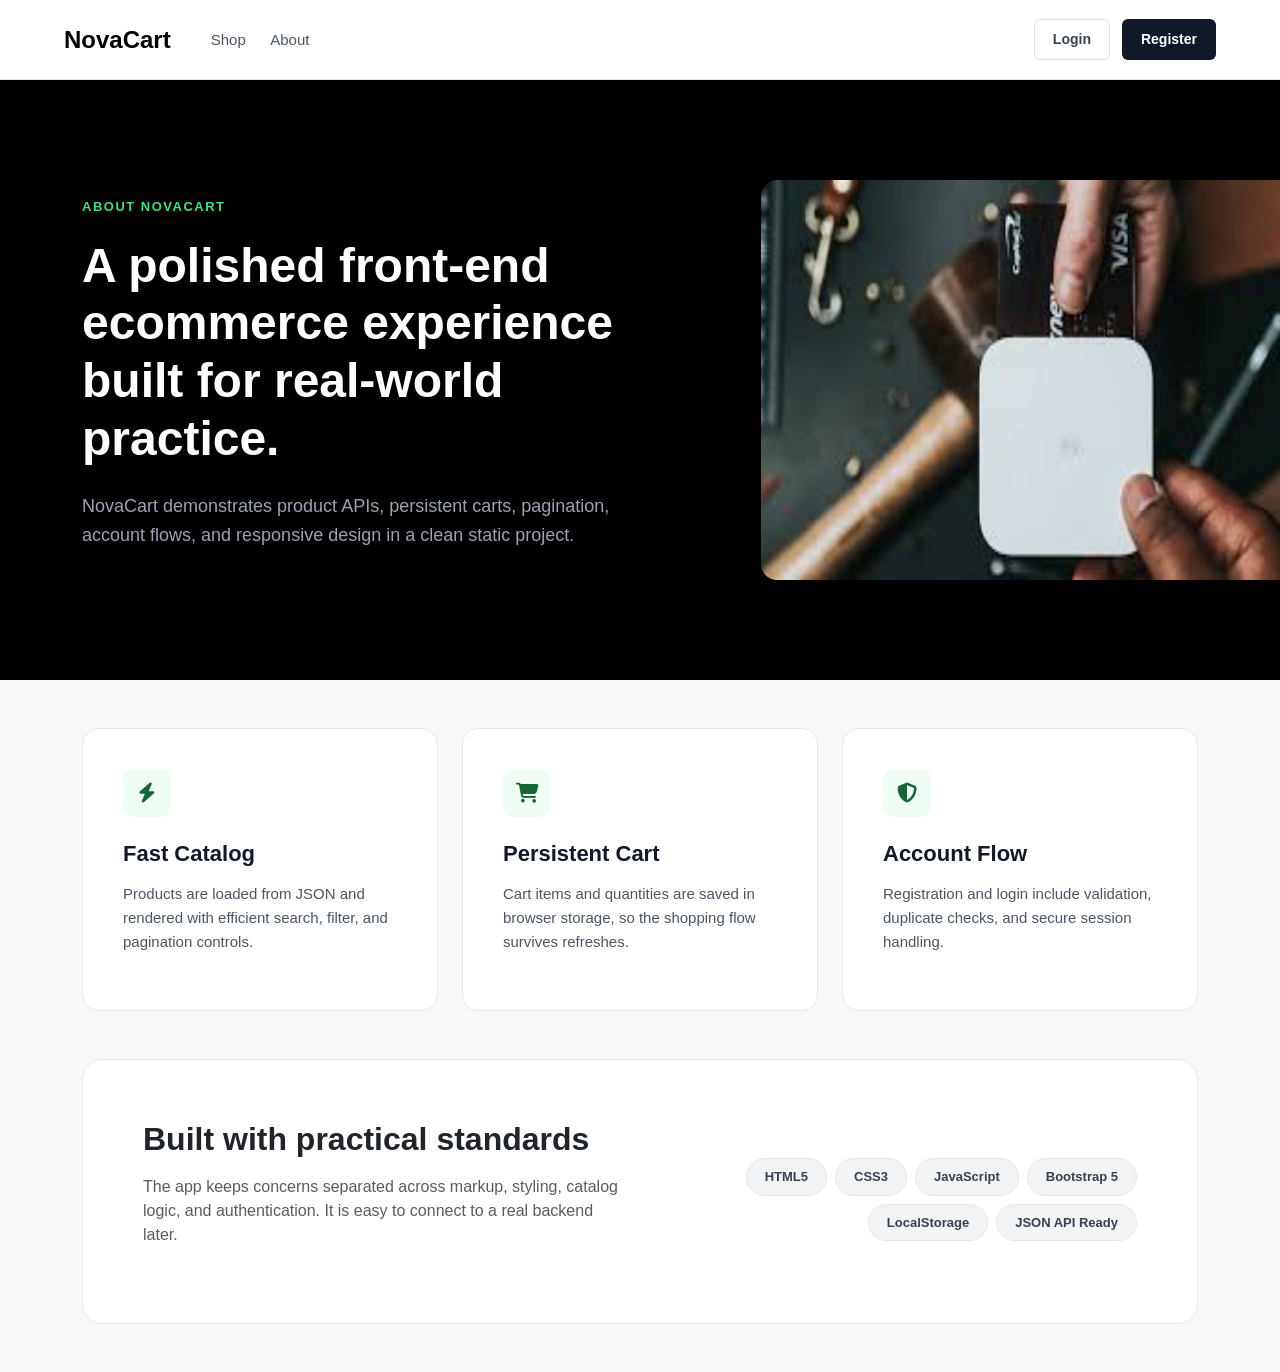
<file: about.html>
<!DOCTYPE html>
<html lang="en">
<head>
    <meta charset="UTF-8">
    <meta name="viewport" content="width=device-width, initial-scale=1.0">
    <title>About NovaCart | Portfolio Project</title>
    
    <link href="https://cdn.jsdelivr.net/npm/bootstrap@5.3.3/dist/css/bootstrap.min.css" rel="stylesheet">
    <link rel="stylesheet" href="https://cdnjs.cloudflare.com/ajax/libs/font-awesome/6.5.1/css/all.min.css"/>
    <link rel="stylesheet" href="css/about.css">
</head>
<body>
    <nav>
    <div class="nav-left">
      <div class="logo">NovaCart</div>
      <div class="nav-links">
        <a href="index.html">Shop</a>
        <a href="about.html">About</a>
      </div>
    </div>
    <div class="nav-right">    
      <button class="btn login-btn" onclick="login()">Login</button>
      <button class="btn register-btn" onclick="register()">Register</button>
    </div>
  </nav>

    <section class="about-hero">
        <div class="container">
            <div class="row align-items-center g-5">
                <div class="col-lg-7">
                    <p class="hero-label">ABOUT NOVACART</p>
                    <h1 class="hero-title">A polished front-end ecommerce experience built for real-world practice.</h1>
                    <p class="hero-text">
                        NovaCart demonstrates product APIs, persistent carts, pagination, account flows, and responsive design in a clean static project.
                    </p>
                </div>
                <div class="col-lg-5">
                    <img src="about.jpg" 
                         class="hero-image" alt="about-img">
                </div>
            </div>
        </div>
    </section>

    <section class="py-5 bg-light">
        <div class="container">
            <div class="row g-4">
                <div class="col-md-4">
                    <div class="feature-card">
                        <div class="feature-icon"><i class="fa-solid fa-bolt"></i></div>
                        <h3>Fast Catalog</h3>
                        <p>Products are loaded from JSON and rendered with efficient search, filter, and pagination controls.</p>
                    </div>
                </div>
                <div class="col-md-4">
                    <div class="feature-card">
                        <div class="feature-icon"><i class="fa-solid fa-cart-shopping"></i></div>
                        <h3>Persistent Cart</h3>
                        <p>Cart items and quantities are saved in browser storage, so the shopping flow survives refreshes.</p>
                    </div>
                </div>
                <div class="col-md-4">
                    <div class="feature-card">
                        <div class="feature-icon"><i class="fa-solid fa-shield-halved"></i></div>
                        <h3>Account Flow</h3>
                        <p>Registration and login include validation, duplicate checks, and secure session handling.</p>
                    </div>
                </div>
            </div>

            <div class="info-box mt-5">
                <div class="row align-items-center">
                    <div class="col-lg-6">
                        <h2 class="fw-bold mb-3">Built with practical standards</h2>
                        <p class="text-muted">
                            The app keeps concerns separated across markup, styling, catalog logic, and authentication. It is easy to connect to a real backend later.
                        </p>
                    </div>
                    <div class="col-lg-6">
                        <div class="d-flex flex-wrap gap-2 justify-content-lg-end mt-3">
                            <span class="tech-pill">HTML5</span>
                            <span class="tech-pill">CSS3</span>
                            <span class="tech-pill">JavaScript</span>
                            <span class="tech-pill">Bootstrap 5</span>
                            <span class="tech-pill">LocalStorage</span>
                            <span class="tech-pill">JSON API Ready</span>
                        </div>
                    </div>
                </div>
            </div>
        </div>
    </section>
    <script src="js/about.js"></script>

</body>
</html>
</file>
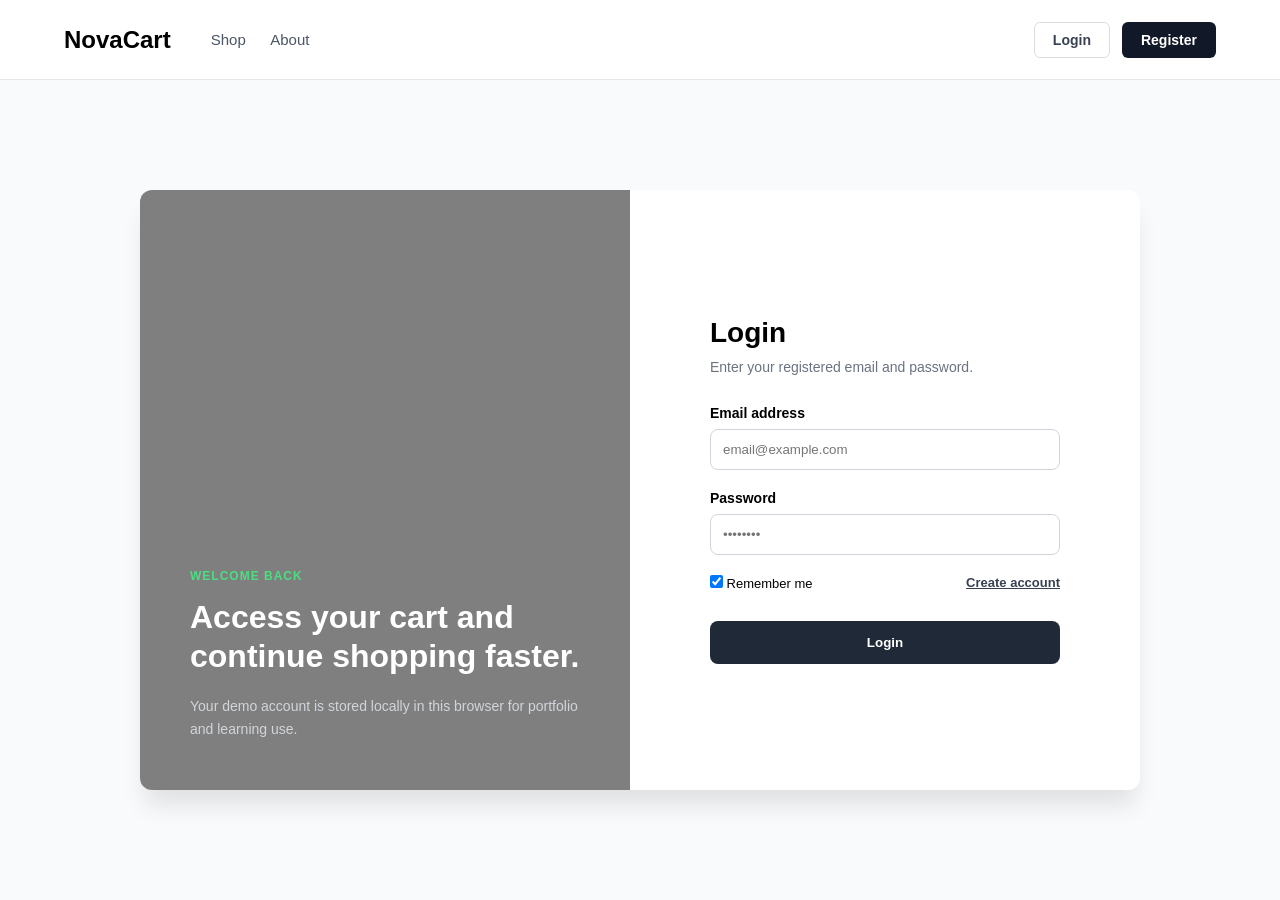
<file: login.html>
<!DOCTYPE html>
<html lang="en">
<head>
    <meta charset="UTF-8">
    <meta name="viewport" content="width=device-width, initial-scale=1.0">
    <title>Login | NovaCart</title>
    <link rel="stylesheet" href="css/login.css">
</head>
<body>
    <nav>
    <div class="nav-left">
      <div class="logo">NovaCart</div>
      <div class="nav-links">
        <a href="index.html">Shop</a>
        <a href="about.html">About</a>
      </div>
    </div>
    <div class="nav-right">    
      <button class="btn login-btn" onclick="login()">Login</button>
      <button class="btn register-btn" onclick="register()">Register</button>
    </div>
  </nav>

    <main class="main-wrapper">
        <section class="login-card">
            <div class="left-side">
                <div class="content-overlay">
                    <p class="badge">WELCOME BACK</p>
                    <h1>Access your cart and continue shopping faster.</h1>
                    <p class="demo-text">
                        Your demo account is stored locally in this browser for portfolio and learning use.
                    </p>
                </div>
            </div>

            <div class="right-side">
                <div class="form-container">
                    <h2>Login</h2>
                    <p class="subtitle">Enter your registered email and password.</p>
                    
                    <form id="loginForm">
                        <div class="input-group">
                            <label>Email address</label>
                            <input type="email" placeholder="email@example.com" required>
                        </div>
                        
                        <div class="input-group">
                            <label>Password</label>
                            <input type="password" placeholder="••••••••" required>
                        </div>

                        <div class="form-footer">
                            <label class="checkbox-label">
                                <input type="checkbox" checked> Remember me
                            </label>
                            <a href="register.html" class="create-link">Create account</a>
                        </div>

                        <button type="submit" class="login-submit-btn">Login</button>
                    </form>
                </div>
            </div>
        </section>
    </main>

    <script src="js/login.js"></script>
</body>
</html>
</file>
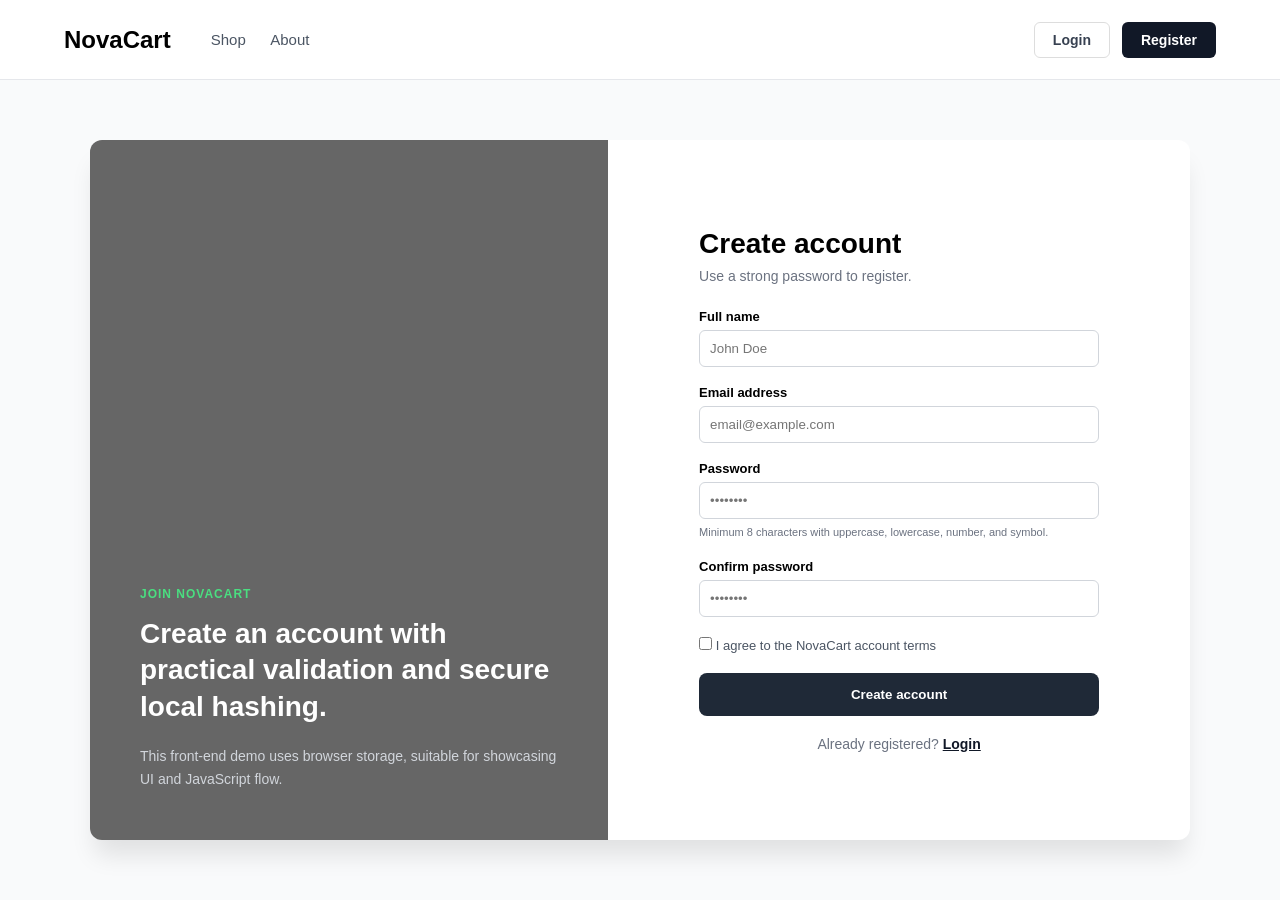
<file: register.html>
<!DOCTYPE html>
<html lang="en">
<head>
    <meta charset="UTF-8">
    <meta name="viewport" content="width=device-width, initial-scale=1.0">
    <title>Create Account | NovaCart</title>
    <link rel="stylesheet" href="css/register.css">
</head>
<body>
     <nav>
    <div class="nav-left">
      <div class="logo">NovaCart</div>
      <div class="nav-links">
        <a href="index.html">Shop</a>
        <a href="about.html">About</a>
      </div>
    </div>
    <div class="nav-right">    
      <button class="btn login-btn" onclick="login()">Login</button>
      <button class="btn register-btn" onclick="register()">Register</button>
    </div>
  </nav>


    <main class="main-wrapper">
        <section class="register-card">
            <div class="left-side">
                <div class="content-overlay">
                    <p class="badge">JOIN NOVACART</p>
                    <h1>Create an account with practical validation and secure local hashing.</h1>
                    <p class="demo-text">
                        This front-end demo uses browser storage, suitable for showcasing UI and JavaScript flow.
                    </p>
                </div>
            </div>

            <div class="right-side">
                <div class="form-container">
                    <h2>Create account</h2>
                    <p class="subtitle">Use a strong password to register.</p>
                    
                    <form id="registerForm">
                        <div class="input-group">
                            <label>Full name</label>
                            <input type="text" placeholder="John Doe" required>
                        </div>

                        <div class="input-group">
                            <label>Email address</label>
                            <input type="email" placeholder="email@example.com" required>
                        </div>
                        
                        <div class="input-group">
                            <label>Password</label>
                            <input type="password" id="password" placeholder="••••••••" required>
                            <small class="helper-text">
                                Minimum 8 characters with uppercase, lowercase, number, and symbol.
                            </small>
                        </div>

                        <div class="input-group">
                            <label>Confirm password</label>
                            <input type="password" id="confirmPassword" placeholder="••••••••" required>
                        </div>

                        <div class="form-footer">
                            <label class="checkbox-label">
                                <input type="checkbox" required> I agree to the NovaCart account terms
                            </label>
                        </div>

                        <button type="submit" class="register-submit-btn">Create account</button>
                        
                        <p class="login-link">
                            Already registered? <a href="login.html">Login</a>
                        </p>
                    </form>
                </div>
            </div>
        </section>
    </main>

    <script src="js//register.js"></script>
</body>
</html>
</file>
<file: css/about.css>
/* --- GOOGLE FONT --- */


* {
    margin: 0;
    padding: 0;
    box-sizing: border-box;
    font-family: 'Inter', sans-serif;
}
/* Navbar Styling */
nav {
  width: 100%; height: 80px; background: white;
  display: flex; align-items: center; justify-content: space-between;
  padding: 0 5%; position: sticky; top: 0; z-index: 1000;
  border-bottom: 1px solid #e5e7eb;
}
.nav-left { display: flex; align-items: center; gap: 40px; }
.logo { font-size: 24px; font-weight: 800; color: #000; cursor: pointer; }
.nav-links a { text-decoration: none; color: #4b5563; font-weight: 500; margin-right: 20px; font-size: 15px; }

.nav-right { display: flex; align-items: center; gap: 12px; }
.btn { padding: 9px 18px; border-radius: 6px; font-weight: 600; font-size: 14px; cursor: pointer; border: 1px solid transparent; transition: 0.2s; }
.login-btn { background: white; border-color: #ddd; color: #374151; }
.register-btn { background: #111827; color: white; }
.register-btn:hover { background: #1f2937;color:white }

/* --- HERO SECTION --- */
.about-hero {
    background-color: black;
    padding: 100px 0 ;
    color: white;
  
    
}

.hero-label {
    color: #4ade80; /* Green accent color */
    font-weight: 800;
    font-size: 13px;
    letter-spacing: 1.5px;
    margin-bottom: 20px;
    display: inline-block;
}

.hero-title {
    font-size: 48px;
    font-weight: 800;
    line-height: 1.2;
    margin-bottom: 25px;
}

.hero-text {
    color: #9ca3af; /* Muted gray text */
    font-size: 18px;
    line-height: 1.6;
    max-width: 550px;
}

.hero-image {
    border-radius: 16px;
    width:600px;
    height:400px;
    
    /* box-shadow: 0 25px 50px -12px rgba(0, 0, 0, 0.5); */
}

/* --- FEATURE CARDS --- */
.feature-card {
    background: white;
    padding: 40px;
    border-radius: 16px;
    border: 1px solid #e5e7eb;
    height: 100%;
    transition: all 0.3s ease;
}

.feature-card:hover {
    transform: translateY(-8px);
    box-shadow: 0 10px 20px rgba(0, 0, 0, 0.05);
}

.feature-icon {
    width: 48px;
    height: 48px;
    background-color: #f0fdf4; /* Very light green */
    color: #166534; /* Dark green icon */
    display: flex;
    align-items: center;
    justify-content: center;
    border-radius: 10px;
    font-size: 20px;
    margin-bottom: 24px;
}

.feature-card h3 {
    font-size: 22px;
    font-weight: 700;
    margin-bottom: 15px;
    color: #111827;
}

.feature-card p {
    color: #4b5563;
    line-height: 1.6;
    font-size: 15px;
}

/* --- BOTTOM INFO BOX --- */
.info-box {
    background-color: white;
    padding: 60px;
    border-radius: 20px;
    border: 1px solid #e5e7eb;
}

.tech-pill {
    background-color: #f3f4f6;
    color: #374151;
    padding: 8px 18px;
    border-radius: 50px;
    font-size: 13px;
    font-weight: 600;
    border: 1px solid #e5e7eb;
    white-space: nowrap;
}

/* --- RESPONSIVE ADJUSTMENTS --- */
@media (max-width: 991px) {
    .hero-title {
        font-size: 36px;
    }
    .about-hero {
        text-align: center;
        padding: 60px 0;
    }
    .hero-text {
        margin: 0 auto 30px;
    }
    .info-box {
        padding: 30px;
        text-align: center;
    }
    .hero-image{
        border-radius: 10px;
        width:200px;
        height:200px;
    }
}
</file>
<file: css/login.css>
* { margin: 0; padding: 0; box-sizing: border-box; font-family: 'Inter', sans-serif; }

body { background-color: #f9fafb; min-height: 100vh; display: flex; flex-direction: column; }

/* Navbar Styling */
nav {
  width: 100%; height: 80px; background: white;
  display: flex; align-items: center; justify-content: space-between;
  padding: 0 5%; position: sticky; top: 0; z-index: 1000;
  border-bottom: 1px solid #e5e7eb;
}
.nav-left { display: flex; align-items: center; gap: 40px; }
.logo { font-size: 24px; font-weight: 800; color: #000; cursor: pointer; }
.nav-links a { text-decoration: none; color: #4b5563; font-weight: 500; margin-right: 20px; font-size: 15px; }

.nav-right { display: flex; align-items: center; gap: 12px; }
.btn { padding: 9px 18px; border-radius: 6px; font-weight: 600; font-size: 14px; cursor: pointer; border: 1px solid transparent; transition: 0.2s; }
.login-btn { background: white; border-color: #ddd; color: #374151; }
.register-btn { background: #111827; color: white; }
.register-btn:hover { background: #1f2937; }

/* Card Wrapper */
.main-wrapper { flex: 1; display: flex; align-items: center; justify-content: center; padding: 40px; }

.login-card {
    display: flex; width: 1000px; max-width: 100%; height: 600px;
    background: white; border-radius: 12px; overflow: hidden;
    box-shadow: 0 20px 25px -5px rgba(0, 0, 0, 0.1);
}

/* Left Side Styling */
.left-side {
    flex: 1; position: relative;
    background: linear-gradient(rgba(0,0,0,0.5), rgba(0,0,0,0.5)), 
                url('https://images.unsplash.com/photo-1516321318423-f06f85e504b3?auto=format&fit=crop&w=1100&q=80');
    background-size: cover; background-position: center;
    display: flex; align-items: flex-end; padding: 50px;
}
.content-overlay { color: white; }
.badge { color: #4ade80; font-weight: bold; font-size: 12px; letter-spacing: 1px; margin-bottom: 15px; }
.left-side h1 { font-size: 32px; line-height: 1.2; margin-bottom: 20px; }
.demo-text { font-size: 14px; color: #d1d5db; line-height: 1.6; }

/* Right Side Styling */
.right-side { flex: 1; display: flex; align-items: center; justify-content: center; padding: 60px; }
.form-container { width: 100%; max-width: 350px; }
h2 { font-size: 28px; font-weight: 800; margin-bottom: 10px; }
.subtitle { color: #6b7280; font-size: 14px; margin-bottom: 30px; }

.input-group { margin-bottom: 20px; }
.input-group label { display: block; font-size: 14px; font-weight: 600; margin-bottom: 8px; }
.input-group input {
    width: 100%; padding: 12px; border: 1px solid #d1d5db; border-radius: 8px;
    outline: none; transition: 0.2s;
}
.input-group input:focus { border-color: #111827; box-shadow: 0 0 0 3px rgba(17, 24, 39, 0.1); }

.form-footer { display: flex; justify-content: space-between; align-items: center; margin-bottom: 30px; font-size: 13px; }
.create-link { color: #374151; text-decoration: underline; font-weight: 600; }

.login-submit-btn {
    width: 100%; padding: 14px; background: #1f2937; color: white;
    border: none; border-radius: 8px; font-weight: 700; cursor: pointer; transition: 0.2s;
}
.login-submit-btn:hover { background: #111827; }
</file>
<file: css/register.css>
* { margin: 0; padding: 0; box-sizing: border-box; font-family: 'Inter', sans-serif; }

body { background-color: #f9fafb; min-height: 100vh; display: flex; flex-direction: column; }

/* Navbar Styling */

nav {
  width: 100%; height: 80px; background: white;
  display: flex; align-items: center; justify-content: space-between;
  padding: 0 5%; position: sticky; top: 0; z-index: 1000;
  border-bottom: 1px solid #e5e7eb;
}
.nav-left { display: flex; align-items: center; gap: 40px; }
.logo { font-size: 24px; font-weight: 800; color: #000; cursor: pointer; }
.nav-links a { text-decoration: none; color: #4b5563; font-weight: 500; margin-right: 20px; font-size: 15px; }

.nav-right { display: flex; align-items: center; gap: 12px; }
.btn { padding: 9px 18px; border-radius: 6px; font-weight: 600; font-size: 14px; cursor: pointer; border: 1px solid transparent; transition: 0.2s; }
.login-btn { background: white; border-color: #ddd; color: #374151; }
.register-btn { background: #111827; color: white; }
.register-btn:hover { background: #1f2937; }

/* Card Wrapper */
.main-wrapper { flex: 1; display: flex; align-items: center; justify-content: center; padding: 40px; }

.register-card {
    display: flex; width: 1100px; max-width: 100%; min-height: 700px;
    background: white; border-radius: 12px; overflow: hidden;
    box-shadow: 0 20px 25px -5px rgba(0, 0, 0, 0.1);
}

/* Left Side Styling */
.left-side {
    flex: 1; position: relative;
    background: linear-gradient(rgba(0,0,0,0.6), rgba(0,0,0,0.6)), 
                url('https://images.unsplash.com/photo-1556742049-0cfed4f6a45d?auto=format&fit=crop&w=1100&q=80');
    background-size: cover; background-position: center;
    display: flex; align-items: flex-end; padding: 50px;
}
.content-overlay { color: white; }
.badge { color: #4ade80; font-weight: bold; font-size: 12px; letter-spacing: 1px; margin-bottom: 15px; }
.left-side h1 { font-size: 28px; line-height: 1.3; margin-bottom: 20px; }
.demo-text { font-size: 14px; color: #d1d5db; line-height: 1.6; }

/* Right Side Styling */
.right-side { flex: 1.2; display: flex; align-items: center; justify-content: center; padding: 40px; }
.form-container { width: 100%; max-width: 400px; }
h2 { font-size: 28px; font-weight: 800; margin-bottom: 8px; }
.subtitle { color: #6b7280; font-size: 14px; margin-bottom: 25px; }

.input-group { margin-bottom: 18px; }
.input-group label { display: block; font-size: 13px; font-weight: 600; margin-bottom: 6px; }
.input-group input {
    width: 100%; padding: 10px; border: 1px solid #d1d5db; border-radius: 6px;
    outline: none; transition: 0.2s;
}
.input-group input:focus { border-color: #111827; }

.helper-text { display: block; font-size: 11px; color: #6b7280; margin-top: 6px; line-height: 1.4; }

.form-footer { margin: 20px 0; font-size: 13px; color: #4b5563; }

.register-submit-btn {
    width: 100%; padding: 14px; background: #1f2937; color: white;
    border: none; border-radius: 8px; font-weight: 700; cursor: pointer; transition: 0.2s;
}
.register-submit-btn:hover { background: #111827; }

.login-link { text-align: center; margin-top: 20px; font-size: 14px; color: #6b7280; }
.login-link a { color: #111827; text-decoration: underline; font-weight: 600; }
</file>
